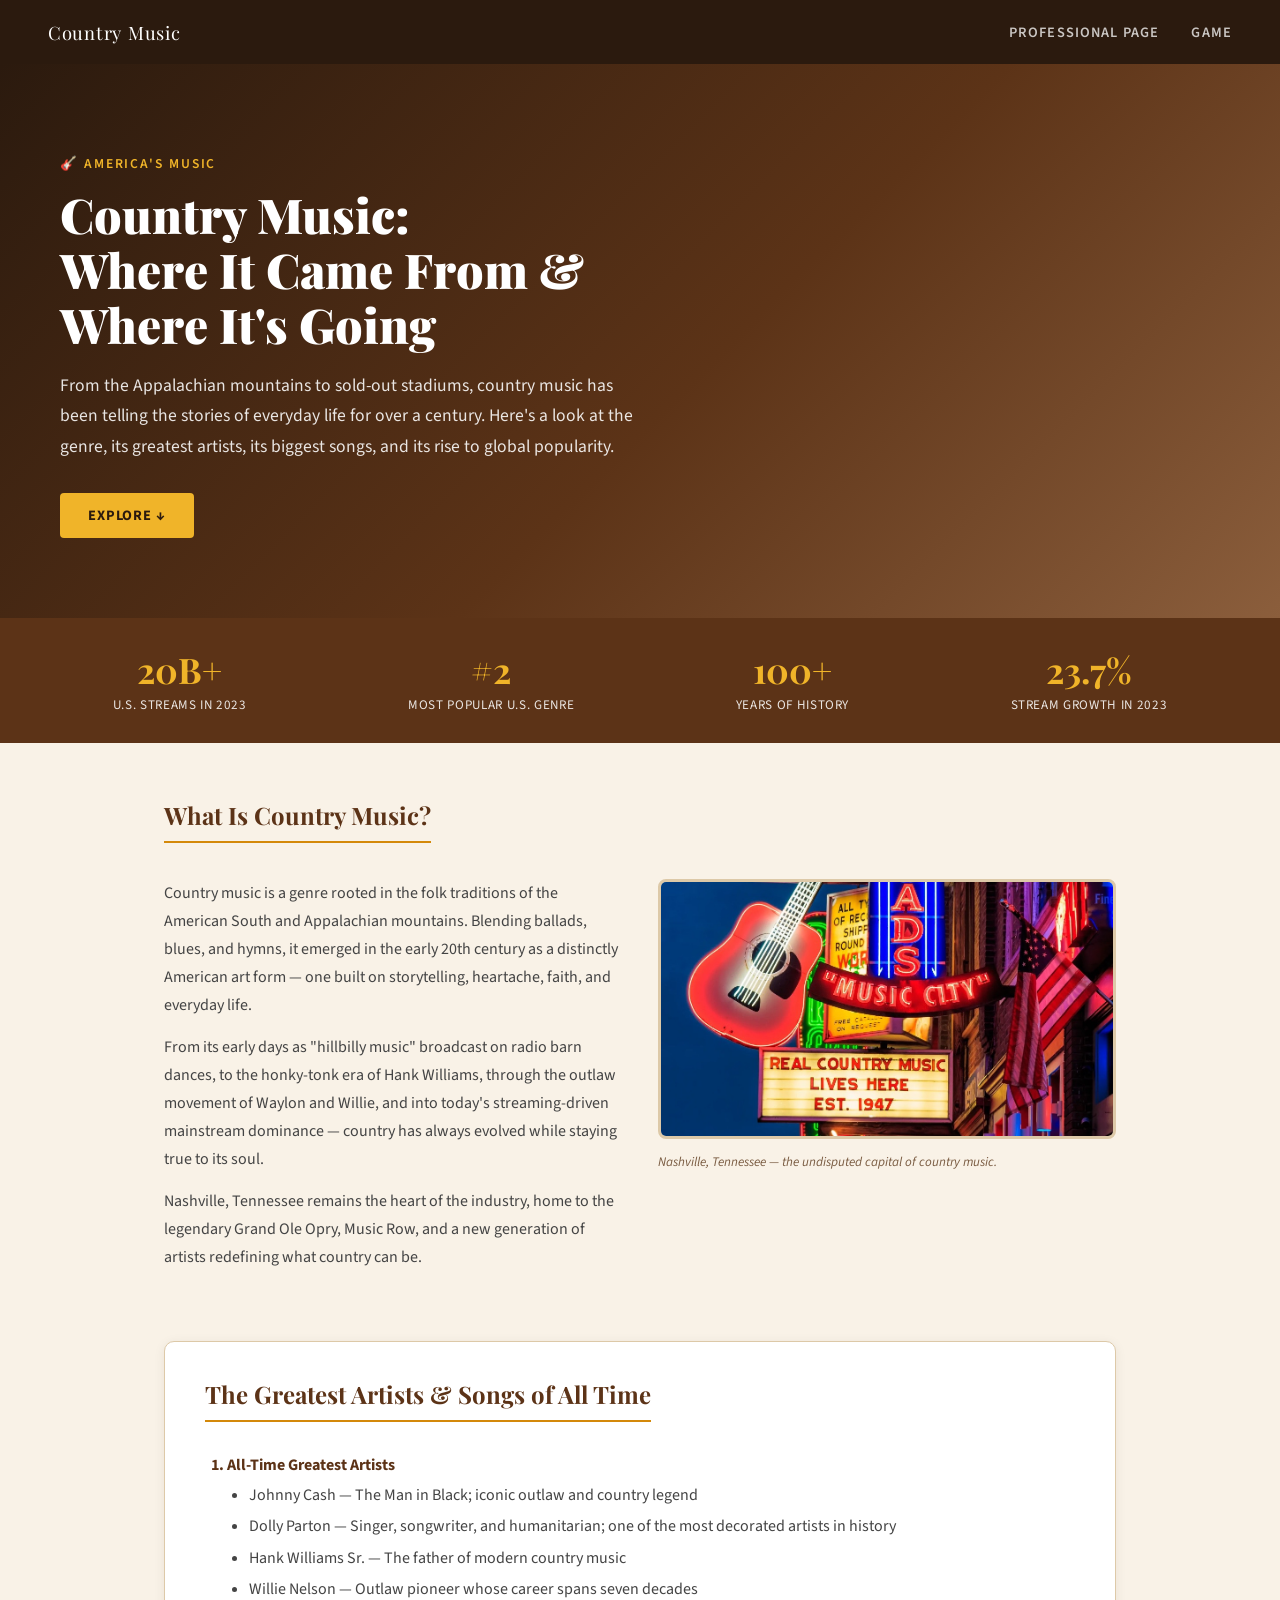
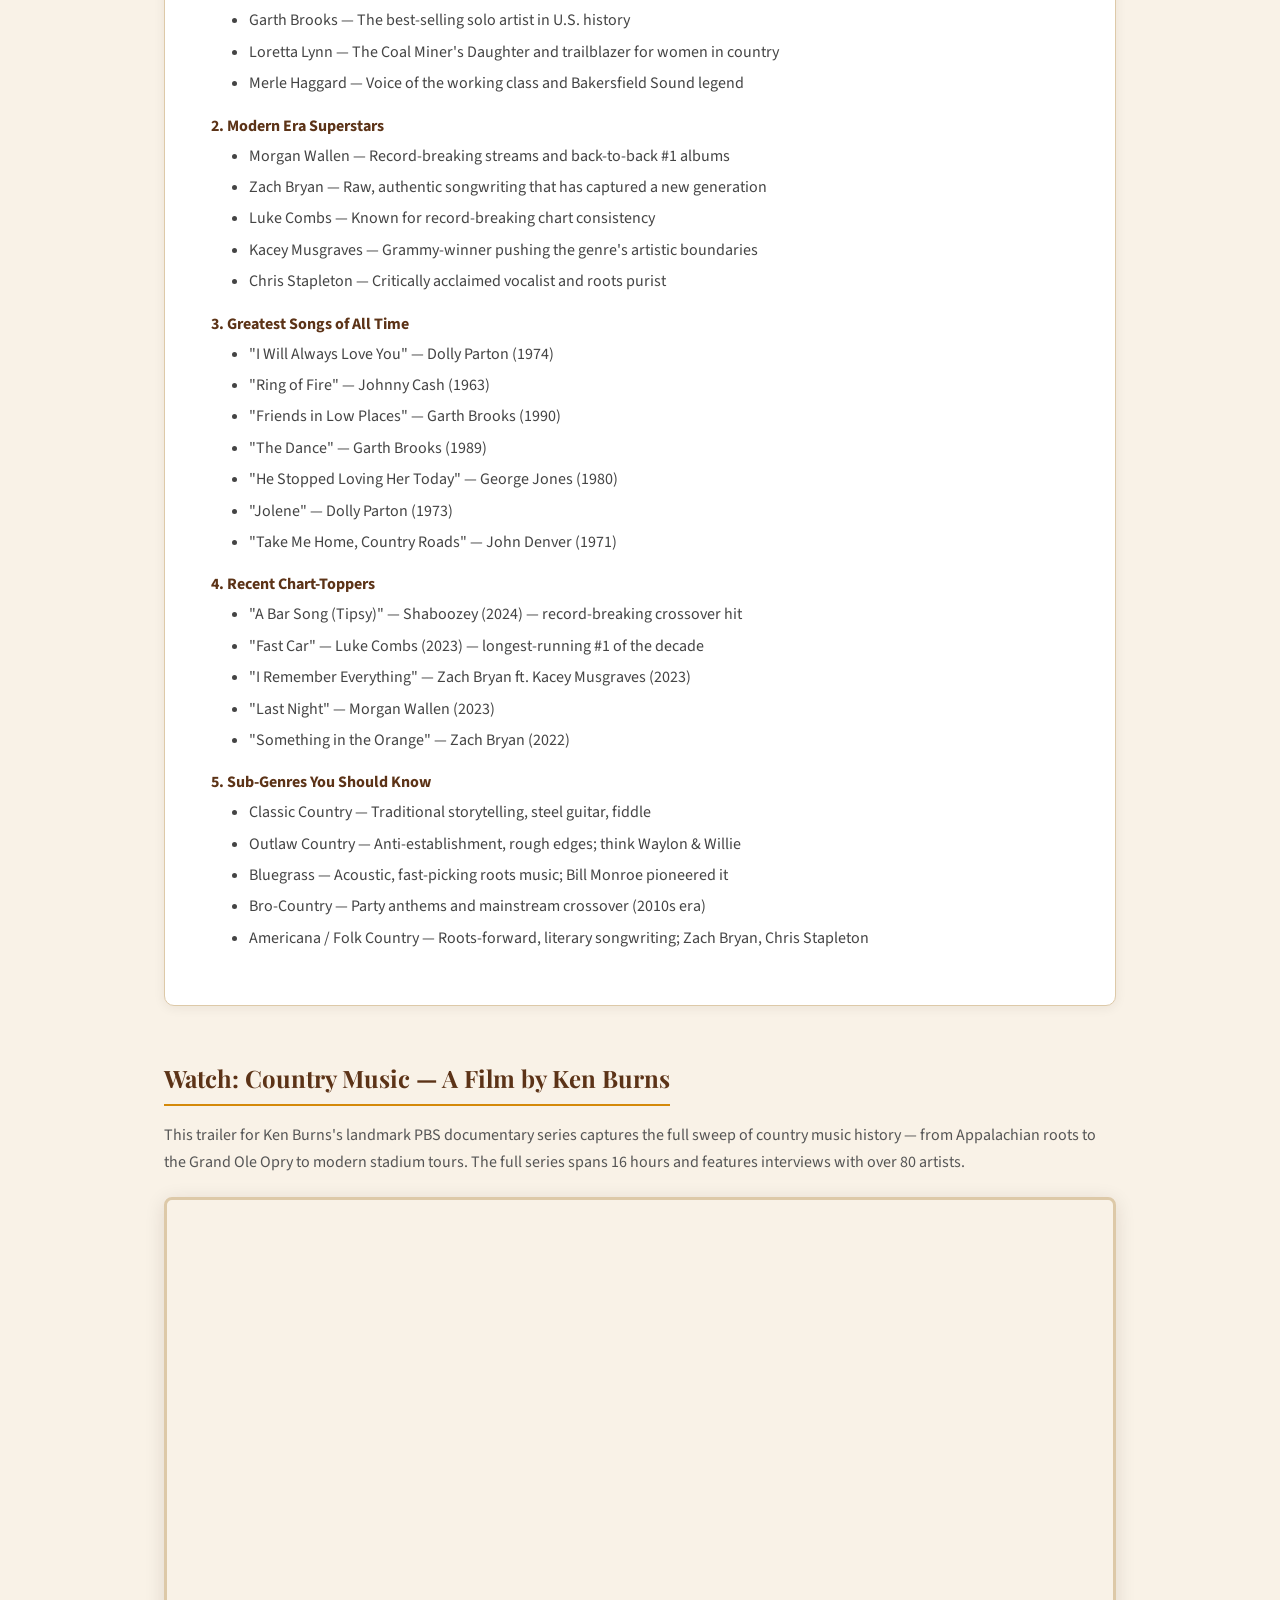
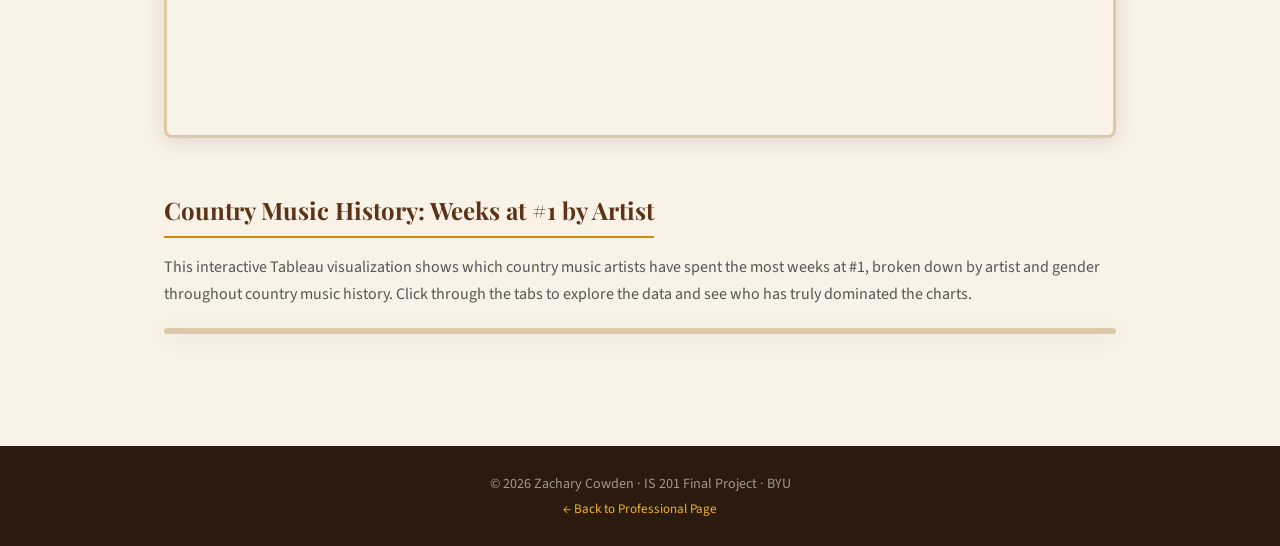
<file: index.html>
<!DOCTYPE html>
<html lang="en">
<head>
  <meta charset="UTF-8" />
  <meta name="viewport" content="width=device-width, initial-scale=1.0"/>
  <title>Country Music — America's Music</title>
  <link rel="stylesheet" href="interesting.css" />
</head>
<body>

  <!-- NAV -->
  <nav id="top-nav">
    <span class="nav-brand">Country Music</span>
    <ul>
      <li><a href="professional.html">Professional Page</a></li>
      <li><a href="game.html">Game</a></li>
    </ul>
  </nav>

  <!-- HERO -->
  <div id="hero">
    <div class="hero-label">🎸 America's Music</div>
    <h1>Country Music:<br/>Where It Came From &amp; Where It's Going</h1>
    <p class="hero-sub">
      From the Appalachian mountains to sold-out stadiums, country music has been
      telling the stories of everyday life for over a century. Here's a look at
      the genre, its greatest artists, its biggest songs, and its rise to global popularity.
    </p>
    <a href="#about" class="hero-btn">Explore ↓</a>
  </div>

  <!-- STAT STRIP -->
  <div id="stat-strip">
    <div class="stat-box">
      <span class="stat-number">20B+</span>
      <span class="stat-label">U.S. Streams in 2023</span>
    </div>
    <div class="stat-box">
      <span class="stat-number">#2</span>
      <span class="stat-label">Most Popular U.S. Genre</span>
    </div>
    <div class="stat-box">
      <span class="stat-number">100+</span>
      <span class="stat-label">Years of History</span>
    </div>
    <div class="stat-box">
      <span class="stat-number">23.7%</span>
      <span class="stat-label">Stream Growth in 2023</span>
    </div>
  </div>

  <!-- MAIN CONTENT -->
  <div id="main-content">

    <!-- ABOUT COUNTRY MUSIC -->
    <div id="about" class="section">
      <h2 class="section-title">What Is Country Music?</h2>
      <div class="two-col">
        <div class="text-col">
          <p>
            Country music is a genre rooted in the folk traditions of the American South
            and Appalachian mountains. Blending ballads, blues, and hymns, it emerged in
            the early 20th century as a distinctly American art form — one built on
            storytelling, heartache, faith, and everyday life.
          </p>
          <p>
            From its early days as "hillbilly music" broadcast on radio barn dances, to
            the honky-tonk era of Hank Williams, through the outlaw movement of Waylon
            and Willie, and into today's streaming-driven mainstream dominance — country
            has always evolved while staying true to its soul.
          </p>
          <p>
            Nashville, Tennessee remains the heart of the industry, home to the legendary
            Grand Ole Opry, Music Row, and a new generation of artists redefining what
            country can be.
          </p>
        </div>
        <div class="img-col">
          <img src="Image.jpg" alt="Nashville Music City Sign">
          <p class="img-caption">Nashville, Tennessee — the undisputed capital of country music.</p>
        </div>
      </div>
    </div>

    <!-- TOP ARTISTS & SONGS -->
    <div id="facts-section" class="section card">
      <h2 class="section-title">The Greatest Artists &amp; Songs of All Time</h2>
      <ol class="main-list">
        <li>All-Time Greatest Artists
          <ul class="sub-list">
            <li>Johnny Cash — The Man in Black; iconic outlaw and country legend</li>
            <li>Dolly Parton — Singer, songwriter, and humanitarian; one of the most decorated artists in history</li>
            <li>Hank Williams Sr. — The father of modern country music</li>
            <li>Willie Nelson — Outlaw pioneer whose career spans seven decades</li>
            <li>Garth Brooks — The best-selling solo artist in U.S. history</li>
            <li>Loretta Lynn — The Coal Miner's Daughter and trailblazer for women in country</li>
            <li>Merle Haggard — Voice of the working class and Bakersfield Sound legend</li>
          </ul>
        </li>
        <li>Modern Era Superstars
          <ul class="sub-list">
            <li>Morgan Wallen — Record-breaking streams and back-to-back #1 albums</li>
            <li>Zach Bryan — Raw, authentic songwriting that has captured a new generation</li>
            <li>Luke Combs — Known for record-breaking chart consistency</li>
            <li>Kacey Musgraves — Grammy-winner pushing the genre's artistic boundaries</li>
            <li>Chris Stapleton — Critically acclaimed vocalist and roots purist</li>
          </ul>
        </li>
        <li>Greatest Songs of All Time
          <ul class="sub-list">
            <li>"I Will Always Love You" — Dolly Parton (1974)</li>
            <li>"Ring of Fire" — Johnny Cash (1963)</li>
            <li>"Friends in Low Places" — Garth Brooks (1990)</li>
            <li>"The Dance" — Garth Brooks (1989)</li>
            <li>"He Stopped Loving Her Today" — George Jones (1980)</li>
            <li>"Jolene" — Dolly Parton (1973)</li>
            <li>"Take Me Home, Country Roads" — John Denver (1971)</li>
          </ul>
        </li>
        <li>Recent Chart-Toppers
          <ul class="sub-list">
            <li>"A Bar Song (Tipsy)" — Shaboozey (2024) — record-breaking crossover hit</li>
            <li>"Fast Car" — Luke Combs (2023) — longest-running #1 of the decade</li>
            <li>"I Remember Everything" — Zach Bryan ft. Kacey Musgraves (2023)</li>
            <li>"Last Night" — Morgan Wallen (2023)</li>
            <li>"Something in the Orange" — Zach Bryan (2022)</li>
          </ul>
        </li>
        <li>Sub-Genres You Should Know
          <ul class="sub-list">
            <li>Classic Country — Traditional storytelling, steel guitar, fiddle</li>
            <li>Outlaw Country — Anti-establishment, rough edges; think Waylon &amp; Willie</li>
            <li>Bluegrass — Acoustic, fast-picking roots music; Bill Monroe pioneered it</li>
            <li>Bro-Country — Party anthems and mainstream crossover (2010s era)</li>
            <li>Americana / Folk Country — Roots-forward, literary songwriting; Zach Bryan, Chris Stapleton</li>
          </ul>
        </li>
      </ol>
    </div>

    <!-- VIDEO -->
    <div id="video-section" class="section">
      <h2 class="section-title">Watch: Country Music — A Film by Ken Burns</h2>
      <p class="section-intro">
        This trailer for Ken Burns's landmark PBS documentary series captures the full sweep
        of country music history — from Appalachian roots to the Grand Ole Opry to modern
        stadium tours. The full series spans 16 hours and features interviews with over 80 artists.
      </p>
      <div class="video-wrapper">
        <iframe
          src="https://www.youtube.com/embed/5fZ_S_wlx0Q"
          title="Country Music — A Film by Ken Burns | Official Trailer | PBS"
          allowfullscreen>
        </iframe>
      </div>
    </div>

    <!-- TABLEAU -->
    <div id="tableau-section" class="section">
      <h2 class="section-title">Country Music History: Weeks at #1 by Artist</h2>
      <p class="section-intro">
        This interactive Tableau visualization shows which country music artists have spent
        the most weeks at #1, broken down by artist and gender throughout country music history.
        Click through the tabs to explore the data and see who has truly dominated the charts.
      </p>
      <div class="tableau-wrapper">
        <div class='tableauPlaceholder' id='viz1776479500790' style='position: relative'><noscript><a href='#'><img alt=' ' src='https://public.tableau.com/static/images/Co/CountryMusicHistory-Weeksat1byArtistandGender/CountryArtistsWeeksat1/1_rss.png' style='border: none' /></a></noscript><object class='tableauViz' style='display:none;'><param name='host_url' value='https%3A%2F%2Fpublic.tableau.com%2F' /><param name='embed_code_version' value='3' /><param name='site_root' value='' /><param name='name' value='CountryMusicHistory-Weeksat1byArtistandGender/CountryArtistsWeeksat1' /><param name='tabs' value='yes' /><param name='toolbar' value='no' /><param name='static_image' value='https://public.tableau.com/static/images/Co/CountryMusicHistory-Weeksat1byArtistandGender/CountryArtistsWeeksat1/1.png' /><param name='animate_transition' value='yes' /><param name='display_static_image' value='yes' /><param name='display_spinner' value='yes' /><param name='display_overlay' value='yes' /><param name='display_count' value='yes' /><param name='language' value='en-US' /></object></div>
        <script type='text/javascript'>
          var divElement = document.getElementById('viz1776479500790');
          var vizElement = divElement.getElementsByTagName('object')[0];
          if ( divElement.offsetWidth > 800 ) { vizElement.style.minWidth='1079px';vizElement.style.maxWidth='100%';vizElement.style.minHeight='872px';vizElement.style.maxHeight=(divElement.offsetWidth*0.75)+'px';} else if ( divElement.offsetWidth > 500 ) { vizElement.style.width='1079px';vizElement.style.height='872px';} else { vizElement.style.minWidth='1079px';vizElement.style.maxWidth='100%';vizElement.style.minHeight='872px';vizElement.style.maxHeight=(divElement.offsetWidth*1.77)+'px';}
          var scriptElement = document.createElement('script');
          scriptElement.src = 'https://public.tableau.com/javascripts/api/viz_v1.js';
          vizElement.parentNode.insertBefore(scriptElement, vizElement);
        </script>
      </div>
    </div>

  </div><!-- end #main-content -->

  <!-- FOOTER -->
  <footer id="page-footer">
    <p>© 2026 Zachary Cowden · IS 201 Final Project · BYU</p>
    <p style="margin-top:6px; font-size:0.82rem;"><a href="professional.html">← Back to Professional Page</a></p>
  </footer>

</body>
</html>
</file>
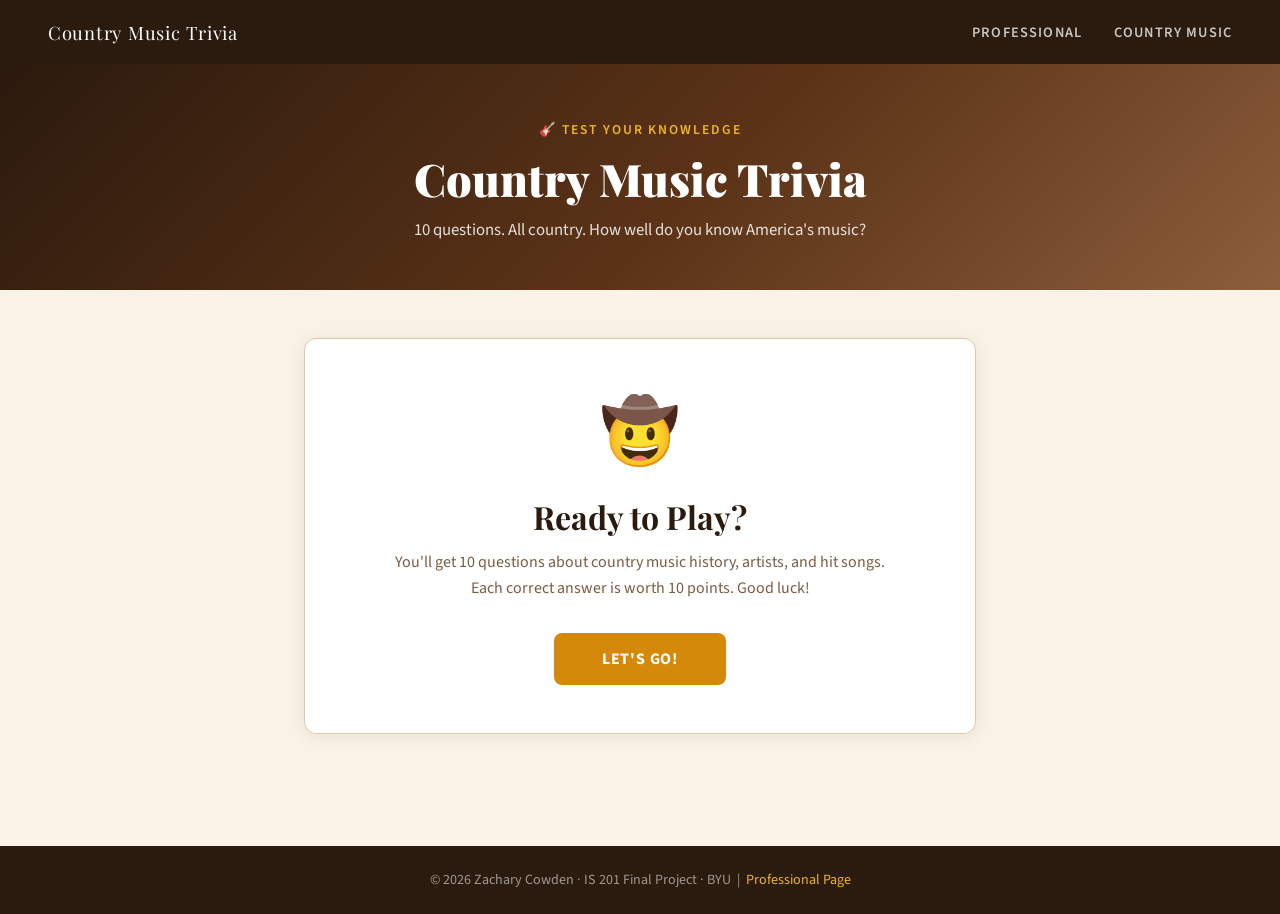
<file: game.html>
<!DOCTYPE html>
<html lang="en">
<head>
  <meta charset="UTF-8" />
  <meta name="viewport" content="width=device-width, initial-scale=1.0"/>
  <title>Country Music Trivia</title>
  <link href="https://fonts.googleapis.com/css2?family=Playfair+Display:wght@400;700;900&family=Source+Sans+3:wght@300;400;600&display=swap" rel="stylesheet"/>
  <style>
    :root {
      --brown-dark:  #2b1a0e;
      --brown-mid:   #5c3317;
      --brown-light: #8b5e3c;
      --amber:       #d4890a;
      --gold:        #f0b429;
      --cream:       #fdf6ec;
      --off-white:   #f9f2e7;
      --text:        #2b1a0e;
      --muted:       #7a5c42;
      --border:      #ddc9a8;
      --white:       #ffffff;
      --correct:     #2e7d32;
      --wrong:       #c62828;
      --correct-bg:  #e8f5e9;
      --wrong-bg:    #ffebee;
    }

    * { box-sizing: border-box; margin: 0; padding: 0; }

    body {
      font-family: 'Source Sans 3', sans-serif;
      background-color: var(--off-white);
      color: var(--text);
      min-height: 100vh;
    }

    /* NAV */
    nav {
      background-color: var(--brown-dark);
      display: flex;
      justify-content: space-between;
      align-items: center;
      padding: 0 48px;
      height: 64px;
    }
    .nav-brand {
      font-family: 'Playfair Display', serif;
      font-size: 1.15rem;
      color: var(--white);
      letter-spacing: 0.04em;
    }
    nav ul {
      list-style: none;
      display: flex;
      gap: 32px;
    }
    nav ul a {
      color: rgba(255,255,255,0.75);
      text-decoration: none;
      font-size: 0.9rem;
      font-weight: 600;
      letter-spacing: 0.08em;
      text-transform: uppercase;
      transition: color 0.2s;
    }
    nav ul a:hover { color: var(--gold); }

    /* HERO BANNER */
    .hero {
      background: linear-gradient(135deg, var(--brown-dark) 0%, var(--brown-mid) 55%, var(--brown-light) 100%);
      color: var(--white);
      text-align: center;
      padding: 56px 24px 48px;
    }
    .hero-label {
      font-size: 0.85rem;
      font-weight: 600;
      letter-spacing: 0.14em;
      text-transform: uppercase;
      color: var(--gold);
      margin-bottom: 10px;
    }
    .hero h1 {
      font-family: 'Playfair Display', serif;
      font-size: 2.8rem;
      font-weight: 900;
      margin-bottom: 10px;
    }
    .hero p {
      font-size: 1.05rem;
      color: rgba(255,255,255,0.85);
    }

    /* GAME WRAPPER */
    .game-wrapper {
      max-width: 720px;
      margin: 48px auto;
      padding: 0 24px 64px;
    }

    /* SCORE BAR */
    .score-bar {
      display: flex;
      justify-content: space-between;
      align-items: center;
      background: var(--white);
      border: 1px solid var(--border);
      border-radius: 10px;
      padding: 16px 24px;
      margin-bottom: 28px;
      box-shadow: 0 2px 10px rgba(43,26,14,0.07);
    }
    .score-item {
      text-align: center;
    }
    .score-item .score-val {
      font-family: 'Playfair Display', serif;
      font-size: 1.8rem;
      font-weight: 700;
      color: var(--amber);
      display: block;
    }
    .score-item .score-lbl {
      font-size: 0.8rem;
      text-transform: uppercase;
      letter-spacing: 0.07em;
      color: var(--muted);
    }

    /* PROGRESS BAR */
    .progress-wrap {
      background: var(--border);
      border-radius: 99px;
      height: 8px;
      margin-bottom: 28px;
      overflow: hidden;
    }
    .progress-fill {
      height: 100%;
      background: linear-gradient(90deg, var(--amber), var(--gold));
      border-radius: 99px;
      transition: width 0.4s ease;
    }

    /* QUESTION CARD */
    .question-card {
      background: var(--white);
      border: 1px solid var(--border);
      border-radius: 12px;
      padding: 36px 40px;
      box-shadow: 0 2px 16px rgba(43,26,14,0.08);
      margin-bottom: 20px;
    }
    .question-number {
      font-size: 0.82rem;
      font-weight: 600;
      letter-spacing: 0.1em;
      text-transform: uppercase;
      color: var(--amber);
      margin-bottom: 12px;
    }
    .question-text {
      font-family: 'Playfair Display', serif;
      font-size: 1.35rem;
      font-weight: 700;
      color: var(--brown-dark);
      line-height: 1.5;
      margin-bottom: 28px;
    }

    /* ANSWER BUTTONS */
    .answers {
      display: grid;
      grid-template-columns: 1fr 1fr;
      gap: 12px;
    }
    .answer-btn {
      background: var(--off-white);
      border: 2px solid var(--border);
      border-radius: 8px;
      padding: 14px 18px;
      font-family: 'Source Sans 3', sans-serif;
      font-size: 0.97rem;
      font-weight: 600;
      color: var(--brown-dark);
      cursor: pointer;
      text-align: left;
      transition: background 0.15s, border-color 0.15s, transform 0.1s;
      line-height: 1.4;
    }
    .answer-btn:hover:not(:disabled) {
      background: var(--cream);
      border-color: var(--amber);
      transform: translateY(-2px);
    }
    .answer-btn.correct {
      background: var(--correct-bg);
      border-color: var(--correct);
      color: var(--correct);
    }
    .answer-btn.wrong {
      background: var(--wrong-bg);
      border-color: var(--wrong);
      color: var(--wrong);
    }
    .answer-btn:disabled { cursor: default; transform: none; }

    /* FEEDBACK */
    .feedback {
      margin-top: 18px;
      padding: 14px 20px;
      border-radius: 8px;
      font-size: 0.97rem;
      font-weight: 600;
      display: none;
    }
    .feedback.correct {
      background: var(--correct-bg);
      color: var(--correct);
      border: 1px solid var(--correct);
      display: block;
    }
    .feedback.wrong {
      background: var(--wrong-bg);
      color: var(--wrong);
      border: 1px solid var(--wrong);
      display: block;
    }

    /* NEXT BUTTON */
    .btn-next {
      display: none;
      margin-top: 20px;
      width: 100%;
      background: var(--amber);
      color: var(--white);
      border: none;
      border-radius: 8px;
      padding: 15px;
      font-family: 'Source Sans 3', sans-serif;
      font-size: 1rem;
      font-weight: 700;
      letter-spacing: 0.05em;
      text-transform: uppercase;
      cursor: pointer;
      transition: background 0.2s;
    }
    .btn-next:hover { background: var(--brown-mid); }

    /* RESULTS SCREEN */
    .results-screen {
      display: none;
      background: var(--white);
      border: 1px solid var(--border);
      border-radius: 12px;
      padding: 48px 40px;
      text-align: center;
      box-shadow: 0 2px 16px rgba(43,26,14,0.08);
    }
    .results-screen .trophy { font-size: 4rem; margin-bottom: 16px; }
    .results-screen h2 {
      font-family: 'Playfair Display', serif;
      font-size: 2rem;
      color: var(--brown-dark);
      margin-bottom: 10px;
    }
    .results-screen .final-score {
      font-size: 3.5rem;
      font-family: 'Playfair Display', serif;
      font-weight: 900;
      color: var(--amber);
      margin: 16px 0;
    }
    .results-screen .result-msg {
      font-size: 1.05rem;
      color: var(--muted);
      margin-bottom: 32px;
      line-height: 1.6;
    }
    .btn-restart {
      background: var(--brown-mid);
      color: var(--white);
      border: none;
      border-radius: 8px;
      padding: 15px 40px;
      font-family: 'Source Sans 3', sans-serif;
      font-size: 1rem;
      font-weight: 700;
      letter-spacing: 0.05em;
      text-transform: uppercase;
      cursor: pointer;
      transition: background 0.2s;
    }
    .btn-restart:hover { background: var(--brown-dark); }

    /* START SCREEN */
    .start-screen {
      background: var(--white);
      border: 1px solid var(--border);
      border-radius: 12px;
      padding: 48px 40px;
      text-align: center;
      box-shadow: 0 2px 16px rgba(43,26,14,0.08);
    }
    .start-screen .guitar { font-size: 4rem; margin-bottom: 16px; }
    .start-screen h2 {
      font-family: 'Playfair Display', serif;
      font-size: 2rem;
      color: var(--brown-dark);
      margin-bottom: 12px;
    }
    .start-screen p {
      font-size: 1rem;
      color: var(--muted);
      margin-bottom: 32px;
      line-height: 1.6;
    }
    .btn-start {
      background: var(--amber);
      color: var(--white);
      border: none;
      border-radius: 8px;
      padding: 15px 48px;
      font-family: 'Source Sans 3', sans-serif;
      font-size: 1rem;
      font-weight: 700;
      letter-spacing: 0.05em;
      text-transform: uppercase;
      cursor: pointer;
      transition: background 0.2s;
    }
    .btn-start:hover { background: var(--brown-mid); }

    /* FOOTER */
    footer {
      background-color: var(--brown-dark);
      color: rgba(255,255,255,0.55);
      text-align: center;
      padding: 24px;
      font-size: 0.88rem;
    }
    footer a { color: var(--gold); text-decoration: none; }

    @media (max-width: 560px) {
      .answers { grid-template-columns: 1fr; }
      .hero h1 { font-size: 2rem; }
      nav { padding: 0 20px; }
      nav ul { gap: 16px; }
      .question-card { padding: 24px 20px; }
    }
  </style>
</head>
<body>

  <!-- NAV -->
  <nav>
    <span class="nav-brand">Country Music Trivia</span>
    <ul>
      <li><a href="professional.html">Professional</a></li>
      <li><a href="index.html">Country Music</a></li>
    </ul>
  </nav>

  <!-- HERO -->
  <div class="hero">
    <div class="hero-label">🎸 Test Your Knowledge</div>
    <h1>Country Music Trivia</h1>
    <p>10 questions. All country. How well do you know America's music?</p>
  </div>

  <!-- GAME -->
  <div class="game-wrapper">

    <!-- START SCREEN -->
    <div class="start-screen" id="startScreen">
      <div class="guitar">🤠</div>
      <h2>Ready to Play?</h2>
      <p>You'll get 10 questions about country music history, artists, and hit songs.<br/>
         Each correct answer is worth 10 points. Good luck!</p>
      <button class="btn-start" onclick="startGame()">Let's Go!</button>
    </div>

    <!-- SCORE BAR (hidden until game starts) -->
    <div class="score-bar" id="scoreBar" style="display:none;">
      <div class="score-item">
        <span class="score-val" id="scoreVal">0</span>
        <span class="score-lbl">Score</span>
      </div>
      <div class="score-item">
        <span class="score-val" id="questionNum">1</span>
        <span class="score-lbl">Question</span>
      </div>
      <div class="score-item">
        <span class="score-val" id="correctCount">0</span>
        <span class="score-lbl">Correct</span>
      </div>
      <div class="score-item">
        <span class="score-val" id="wrongCount">0</span>
        <span class="score-lbl">Wrong</span>
      </div>
    </div>

    <!-- PROGRESS BAR -->
    <div class="progress-wrap" id="progressWrap" style="display:none;">
      <div class="progress-fill" id="progressFill" style="width:0%"></div>
    </div>

    <!-- QUESTION CARD -->
    <div class="question-card" id="questionCard" style="display:none;">
      <div class="question-number" id="questionLabel">Question 1 of 10</div>
      <div class="question-text" id="questionText"></div>
      <div class="answers" id="answersGrid"></div>
      <div class="feedback" id="feedback"></div>
      <button class="btn-next" id="btnNext" onclick="nextQuestion()">Next Question →</button>
    </div>

    <!-- RESULTS SCREEN -->
    <div class="results-screen" id="resultsScreen">
      <div class="trophy" id="trophyEmoji">🏆</div>
      <h2 id="resultTitle">Game Over!</h2>
      <div class="final-score" id="finalScore">0/100</div>
      <p class="result-msg" id="resultMsg"></p>
      <button class="btn-restart" onclick="restartGame()">Play Again</button>
    </div>

  </div>

  <footer>
    <p>© 2026 Zachary Cowden · IS 201 Final Project · BYU &nbsp;|&nbsp; <a href="professional.html">Professional Page</a></p>
  </footer>

  <script>
    const questions = [
      {
        question: "Who is known as the 'Father of Country Music'?",
        answers: ["Hank Williams", "Jimmie Rodgers", "Johnny Cash", "Bill Monroe"],
        correct: 1,
        fact: "Jimmie Rodgers is widely recognized as the Father of Country Music, blending blues and folk in the 1920s."
      },
      {
        question: "Which city is considered the home of country music?",
        answers: ["Austin, Texas", "Memphis, Tennessee", "Nashville, Tennessee", "Atlanta, Georgia"],
        correct: 2,
        fact: "Nashville, Tennessee has been the heart of country music since the Grand Ole Opry launched in 1925."
      },
      {
        question: "Dolly Parton wrote 'I Will Always Love You' — but which pop star made it a global phenomenon?",
        answers: ["Mariah Carey", "Celine Dion", "Whitney Houston", "Madonna"],
        correct: 2,
        fact: "Whitney Houston's 1992 cover for 'The Bodyguard' became one of the best-selling singles of all time."
      },
      {
        question: "Morgan Wallen's 'Last Night' spent how many weeks at #1 on the Billboard Hot 100 in 2023?",
        answers: ["8 weeks", "12 weeks", "16 weeks", "20 weeks"],
        correct: 2,
        fact: "'Last Night' spent 16 weeks at #1, making Morgan Wallen the first country artist to top the Hot 100 since 1981."
      },
      {
        question: "Which country artist was nicknamed 'The Man in Black'?",
        answers: ["Waylon Jennings", "Willie Nelson", "Merle Haggard", "Johnny Cash"],
        correct: 3,
        fact: "Johnny Cash earned the nickname 'The Man in Black' and even wrote a song explaining his signature all-black outfits."
      },
      {
        question: "What legendary venue in Nashville has been broadcasting country music since 1925?",
        answers: ["The Ryman Auditorium", "Grand Ole Opry", "The Bluebird Cafe", "Bridgestone Arena"],
        correct: 1,
        fact: "The Grand Ole Opry is the longest-running radio show in U.S. history and the home stage of country music."
      },
      {
        question: "Garth Brooks holds a remarkable record. What is it?",
        answers: ["Most Grammy wins in country", "Best-selling solo artist in U.S. history", "First country artist on Spotify", "Most weeks at #1 on Hot Country Songs"],
        correct: 1,
        fact: "Garth Brooks is the best-selling solo artist in U.S. history, with over 170 million records sold worldwide."
      },
      {
        question: "Which of these songs is by Zach Bryan?",
        answers: ["Fast Car", "Strawberry Wine", "Something in the Orange", "Jolene"],
        correct: 2,
        fact: "'Something in the Orange' by Zach Bryan became a slow-burning viral hit with over 1 billion streams on Spotify."
      },
      {
        question: "Dolly Parton's 'Jolene' was released in what year?",
        answers: ["1969", "1971", "1973", "1977"],
        correct: 2,
        fact: "'Jolene' was released in 1973 and is considered one of the greatest country songs ever written."
      },
      {
        question: "Which country artist was the first to chart all 36 songs from a single album on the Billboard Hot 100 simultaneously?",
        answers: ["Luke Combs", "Chris Stapleton", "Morgan Wallen", "Blake Shelton"],
        correct: 2,
        fact: "Morgan Wallen made history in 2023 when all 36 tracks from 'One Thing at a Time' charted on the Hot 100 at once."
      }
    ];

    let current = 0;
    let score = 0;
    let correct = 0;
    let wrong = 0;
    let answered = false;

    function startGame() {
      document.getElementById('startScreen').style.display = 'none';
      document.getElementById('scoreBar').style.display = 'flex';
      document.getElementById('progressWrap').style.display = 'block';
      document.getElementById('questionCard').style.display = 'block';
      loadQuestion();
    }

    function loadQuestion() {
      answered = false;
      const q = questions[current];
      document.getElementById('questionLabel').textContent = `Question ${current + 1} of ${questions.length}`;
      document.getElementById('questionNum').textContent = current + 1;
      document.getElementById('questionText').textContent = q.question;
      document.getElementById('feedback').className = 'feedback';
      document.getElementById('feedback').textContent = '';
      document.getElementById('btnNext').style.display = 'none';

      // Progress bar
      document.getElementById('progressFill').style.width = `${(current / questions.length) * 100}%`;

      // Build answer buttons
      const grid = document.getElementById('answersGrid');
      grid.innerHTML = '';
      q.answers.forEach((ans, i) => {
        const btn = document.createElement('button');
        btn.className = 'answer-btn';
        btn.textContent = ans;
        btn.onclick = () => selectAnswer(i);
        grid.appendChild(btn);
      });
    }

    function selectAnswer(index) {
      if (answered) return;
      answered = true;

      const q = questions[current];
      const buttons = document.querySelectorAll('.answer-btn');
      const feedback = document.getElementById('feedback');

      buttons.forEach(btn => btn.disabled = true);
      buttons[q.correct].classList.add('correct');

      if (index === q.correct) {
        score += 10;
        correct++;
        feedback.textContent = `✅ Correct! ${q.fact}`;
        feedback.className = 'feedback correct';
      } else {
        wrong++;
        buttons[index].classList.add('wrong');
        feedback.textContent = `❌ Not quite! ${q.fact}`;
        feedback.className = 'feedback wrong';
      }

      document.getElementById('scoreVal').textContent = score;
      document.getElementById('correctCount').textContent = correct;
      document.getElementById('wrongCount').textContent = wrong;
      document.getElementById('btnNext').style.display = 'block';

      if (current === questions.length - 1) {
        document.getElementById('btnNext').textContent = 'See Results 🎉';
      }
    }

    function nextQuestion() {
      current++;
      if (current >= questions.length) {
        showResults();
      } else {
        loadQuestion();
      }
    }

    function showResults() {
      document.getElementById('scoreBar').style.display = 'none';
      document.getElementById('progressWrap').style.display = 'none';
      document.getElementById('questionCard').style.display = 'none';
      document.getElementById('progressFill').style.width = '100%';

      const results = document.getElementById('resultsScreen');
      results.style.display = 'block';
      document.getElementById('finalScore').textContent = `${score} / 100`;

      let emoji, title, msg;
      if (score === 100) {
        emoji = '🏆'; title = 'Perfect Score!';
        msg = "You're a true country music expert! Dolly and Garth would be proud.";
      } else if (score >= 80) {
        emoji = '🎸'; title = 'Country Legend!';
        msg = "Outstanding! You clearly know your country music inside and out.";
      } else if (score >= 60) {
        emoji = '🤠'; title = 'Solid Cowboy!';
        msg = "Good job! A few more spins of the classics and you'll be perfect.";
      } else if (score >= 40) {
        emoji = '🎵'; title = 'Getting There!';
        msg = "Not bad! Head over to the Country Music page to brush up and try again.";
      } else {
        emoji = '🪕'; title = 'Keep Listening!';
        msg = "Looks like it's time to dive into some country music history. You've got this!";
      }

      document.getElementById('trophyEmoji').textContent = emoji;
      document.getElementById('resultTitle').textContent = title;
      document.getElementById('resultMsg').textContent = msg;
    }

    function restartGame() {
      current = 0; score = 0; correct = 0; wrong = 0;
      document.getElementById('scoreVal').textContent = '0';
      document.getElementById('correctCount').textContent = '0';
      document.getElementById('wrongCount').textContent = '0';
      document.getElementById('resultsScreen').style.display = 'none';
      document.getElementById('scoreBar').style.display = 'flex';
      document.getElementById('progressWrap').style.display = 'block';
      document.getElementById('questionCard').style.display = 'block';
      document.getElementById('btnNext').textContent = 'Next Question →';
      loadQuestion();
    }
  </script>

</body>
</html>
</file>
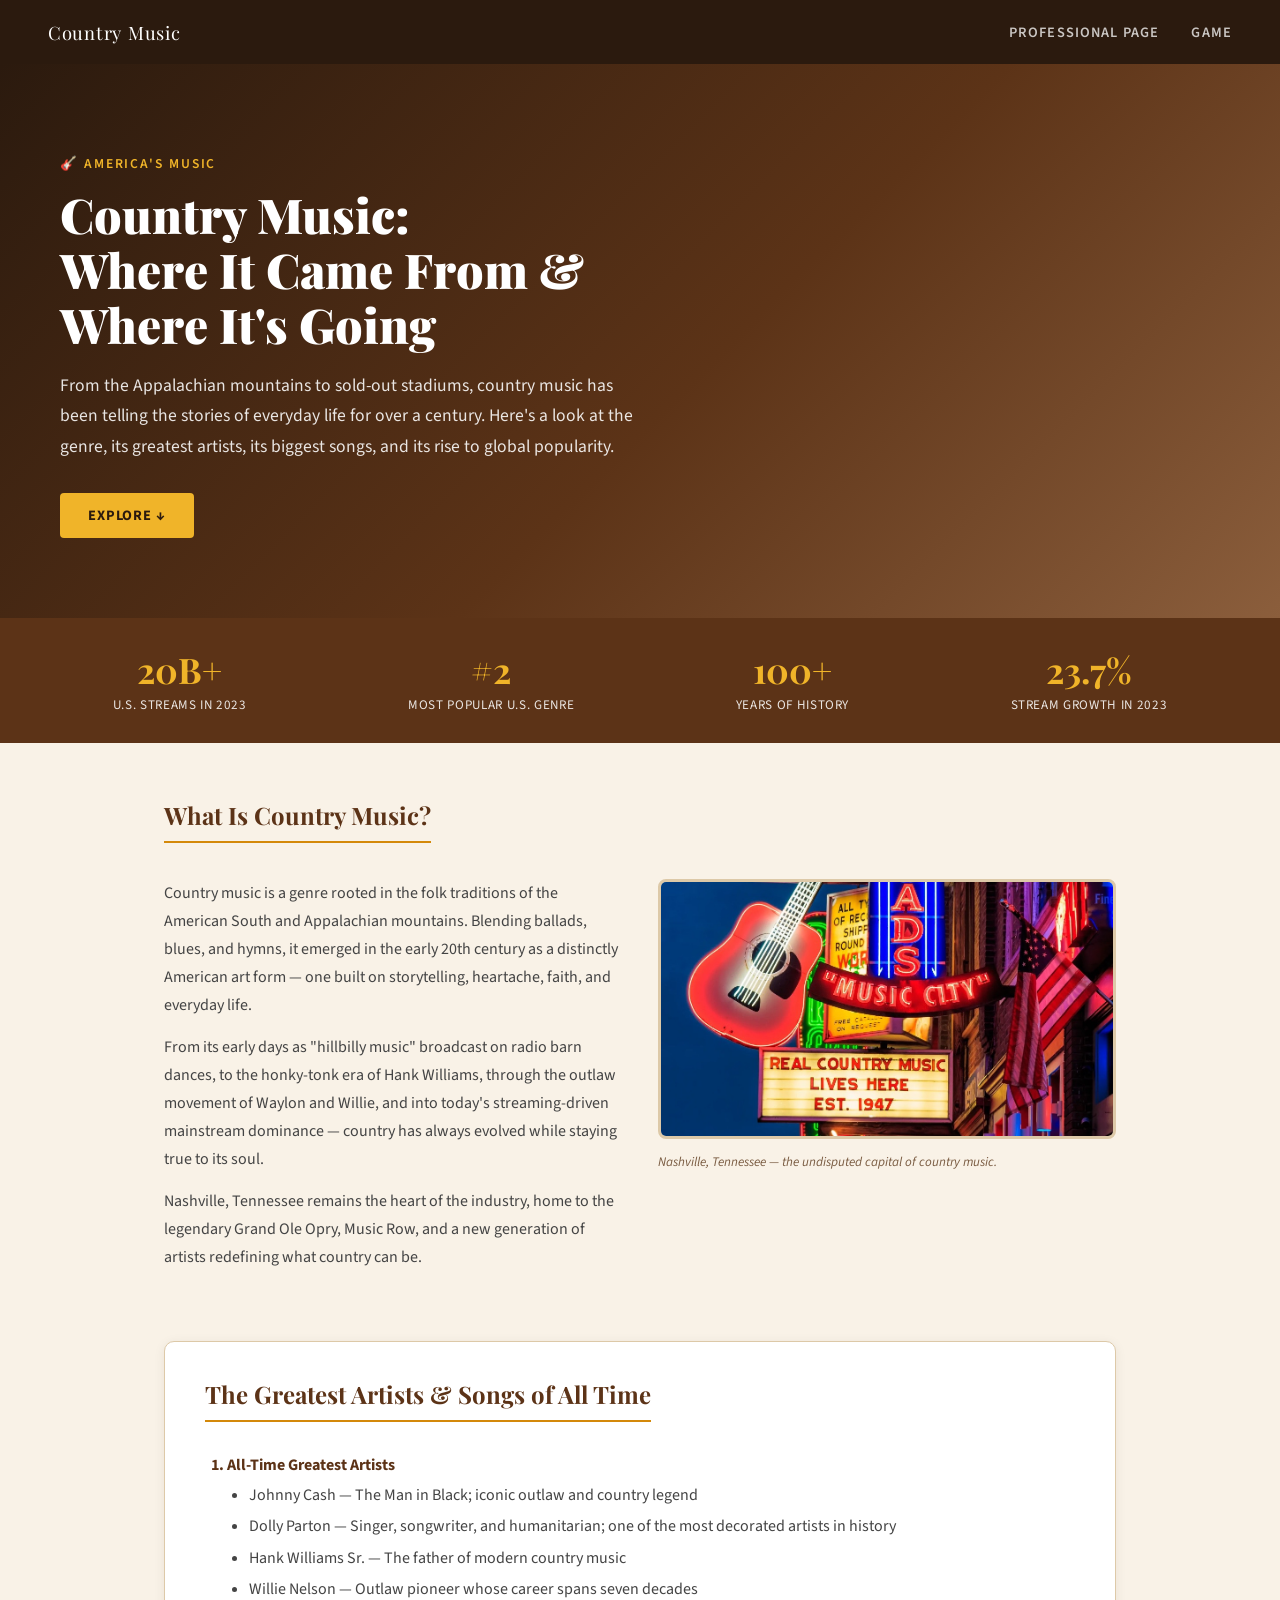
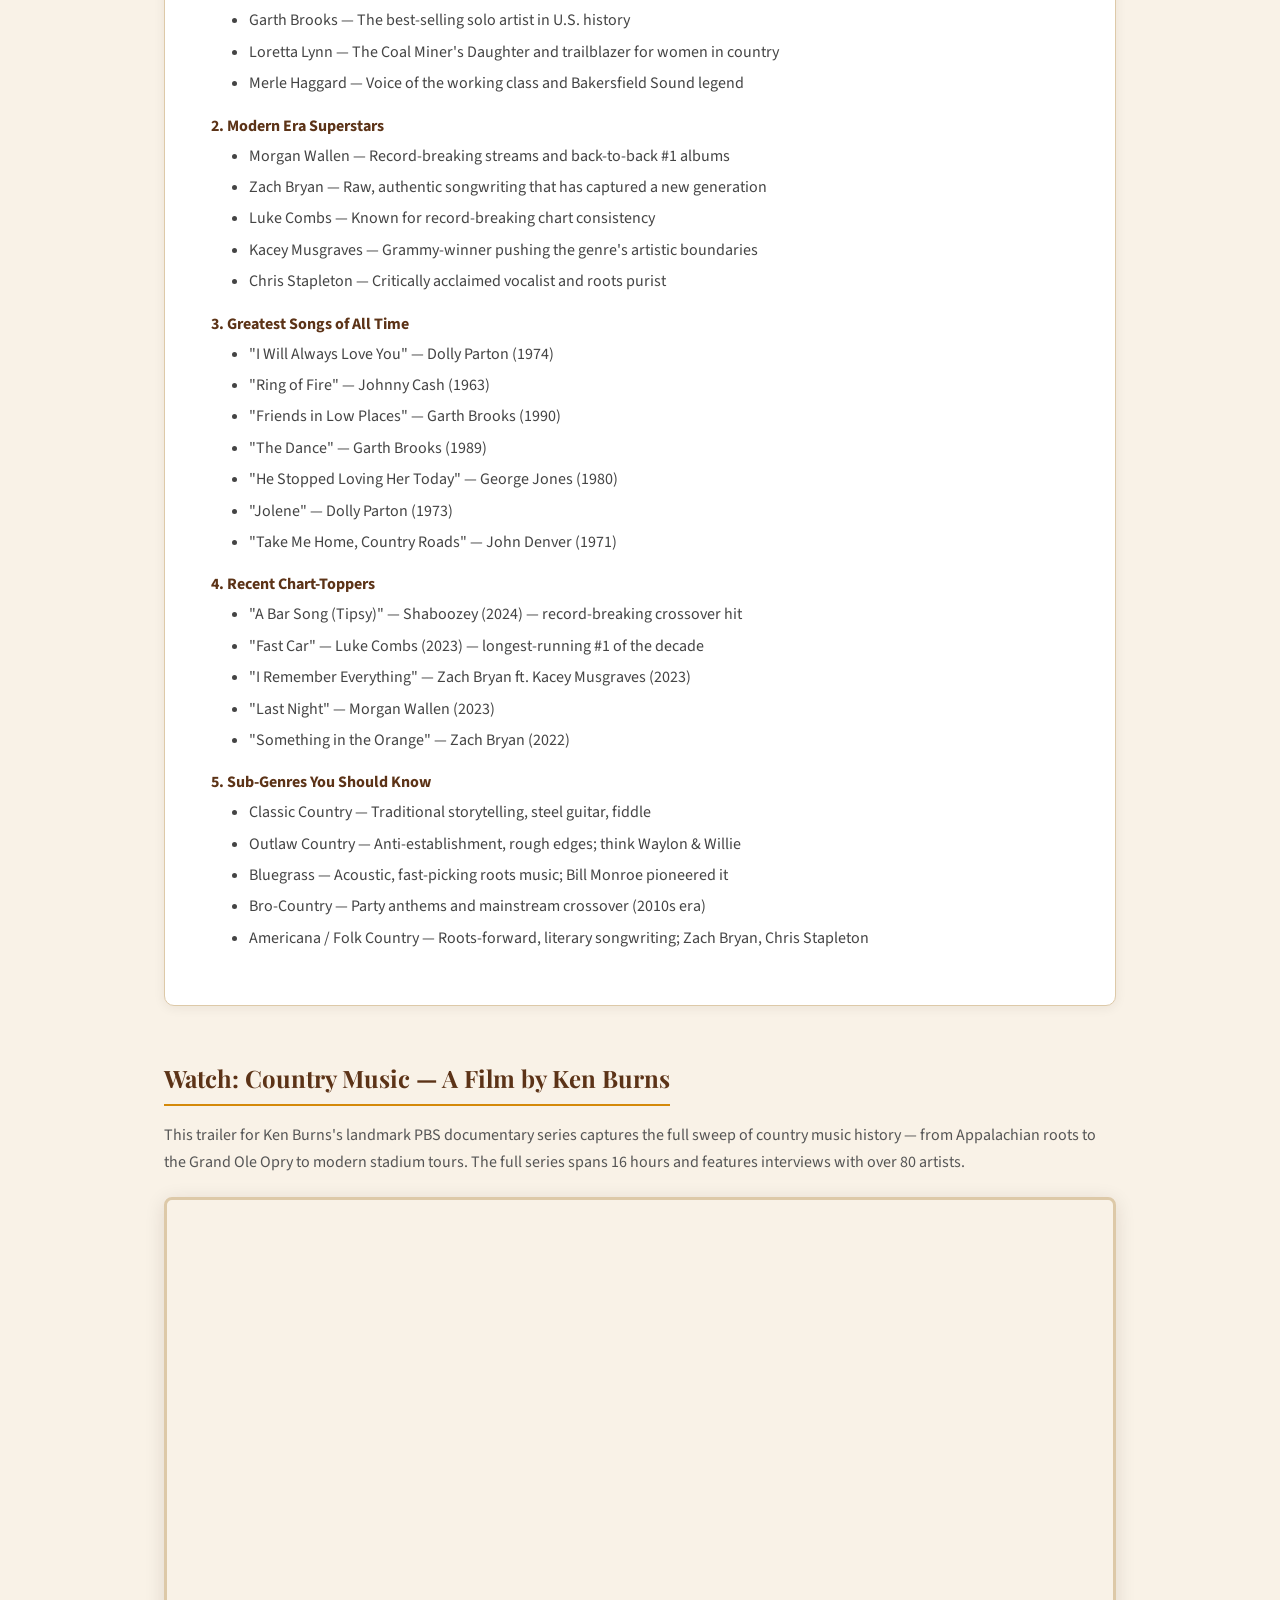
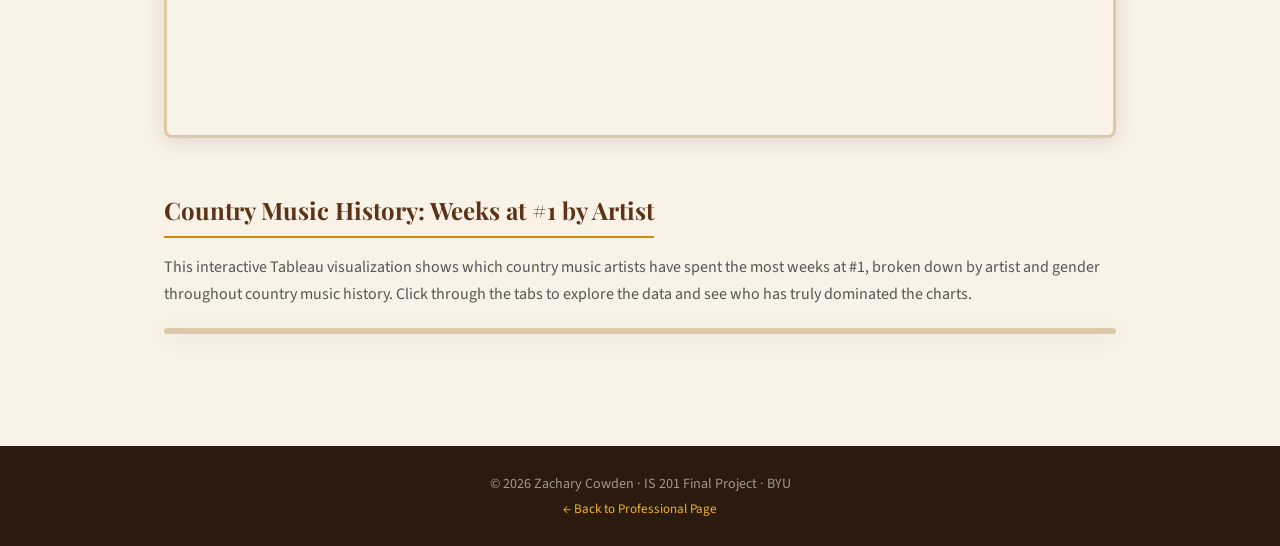
<file: interesting.html>
<!DOCTYPE html>
<html lang="en">
<head>
  <meta charset="UTF-8" />
  <meta name="viewport" content="width=device-width, initial-scale=1.0"/>
  <title>Country Music — America's Music</title>
  <link rel="stylesheet" href="interesting.css" />
</head>
<body>

  <!-- NAV -->
  <nav id="top-nav">
    <span class="nav-brand">Country Music</span>
    <ul>
      <li><a href="index.html">Professional Page</a></li>
      <li><a href="game.html">Game</a></li>
    </ul>
  </nav>

  <!-- HERO -->
  <div id="hero">
    <div class="hero-label">🎸 America's Music</div>
    <h1>Country Music:<br/>Where It Came From &amp; Where It's Going</h1>
    <p class="hero-sub">
      From the Appalachian mountains to sold-out stadiums, country music has been
      telling the stories of everyday life for over a century. Here's a look at
      the genre, its greatest artists, its biggest songs, and its rise to global popularity.
    </p>
    <a href="#about" class="hero-btn">Explore ↓</a>
  </div>

  <!-- STAT STRIP -->
  <div id="stat-strip">
    <div class="stat-box">
      <span class="stat-number">20B+</span>
      <span class="stat-label">U.S. Streams in 2023</span>
    </div>
    <div class="stat-box">
      <span class="stat-number">#2</span>
      <span class="stat-label">Most Popular U.S. Genre</span>
    </div>
    <div class="stat-box">
      <span class="stat-number">100+</span>
      <span class="stat-label">Years of History</span>
    </div>
    <div class="stat-box">
      <span class="stat-number">23.7%</span>
      <span class="stat-label">Stream Growth in 2023</span>
    </div>
  </div>

  <!-- MAIN CONTENT -->
  <div id="main-content">

    <!-- ABOUT COUNTRY MUSIC -->
    <div id="about" class="section">
      <h2 class="section-title">What Is Country Music?</h2>
      <div class="two-col">
        <div class="text-col">
          <p>
            Country music is a genre rooted in the folk traditions of the American South
            and Appalachian mountains. Blending ballads, blues, and hymns, it emerged in
            the early 20th century as a distinctly American art form — one built on
            storytelling, heartache, faith, and everyday life.
          </p>
          <p>
            From its early days as "hillbilly music" broadcast on radio barn dances, to
            the honky-tonk era of Hank Williams, through the outlaw movement of Waylon
            and Willie, and into today's streaming-driven mainstream dominance — country
            has always evolved while staying true to its soul.
          </p>
          <p>
            Nashville, Tennessee remains the heart of the industry, home to the legendary
            Grand Ole Opry, Music Row, and a new generation of artists redefining what
            country can be.
          </p>
        </div>
        <div class="img-col">
          <img src="Image.jpg" alt="Nashville Music City Sign">
          <p class="img-caption">Nashville, Tennessee — the undisputed capital of country music.</p>
        </div>
      </div>
    </div>

    <!-- TOP ARTISTS & SONGS -->
    <div id="facts-section" class="section card">
      <h2 class="section-title">The Greatest Artists &amp; Songs of All Time</h2>
      <ol class="main-list">
        <li>All-Time Greatest Artists
          <ul class="sub-list">
            <li>Johnny Cash — The Man in Black; iconic outlaw and country legend</li>
            <li>Dolly Parton — Singer, songwriter, and humanitarian; one of the most decorated artists in history</li>
            <li>Hank Williams Sr. — The father of modern country music</li>
            <li>Willie Nelson — Outlaw pioneer whose career spans seven decades</li>
            <li>Garth Brooks — The best-selling solo artist in U.S. history</li>
            <li>Loretta Lynn — The Coal Miner's Daughter and trailblazer for women in country</li>
            <li>Merle Haggard — Voice of the working class and Bakersfield Sound legend</li>
          </ul>
        </li>
        <li>Modern Era Superstars
          <ul class="sub-list">
            <li>Morgan Wallen — Record-breaking streams and back-to-back #1 albums</li>
            <li>Zach Bryan — Raw, authentic songwriting that has captured a new generation</li>
            <li>Luke Combs — Known for record-breaking chart consistency</li>
            <li>Kacey Musgraves — Grammy-winner pushing the genre's artistic boundaries</li>
            <li>Chris Stapleton — Critically acclaimed vocalist and roots purist</li>
          </ul>
        </li>
        <li>Greatest Songs of All Time
          <ul class="sub-list">
            <li>"I Will Always Love You" — Dolly Parton (1974)</li>
            <li>"Ring of Fire" — Johnny Cash (1963)</li>
            <li>"Friends in Low Places" — Garth Brooks (1990)</li>
            <li>"The Dance" — Garth Brooks (1989)</li>
            <li>"He Stopped Loving Her Today" — George Jones (1980)</li>
            <li>"Jolene" — Dolly Parton (1973)</li>
            <li>"Take Me Home, Country Roads" — John Denver (1971)</li>
          </ul>
        </li>
        <li>Recent Chart-Toppers
          <ul class="sub-list">
            <li>"A Bar Song (Tipsy)" — Shaboozey (2024) — record-breaking crossover hit</li>
            <li>"Fast Car" — Luke Combs (2023) — longest-running #1 of the decade</li>
            <li>"I Remember Everything" — Zach Bryan ft. Kacey Musgraves (2023)</li>
            <li>"Last Night" — Morgan Wallen (2023)</li>
            <li>"Something in the Orange" — Zach Bryan (2022)</li>
          </ul>
        </li>
        <li>Sub-Genres You Should Know
          <ul class="sub-list">
            <li>Classic Country — Traditional storytelling, steel guitar, fiddle</li>
            <li>Outlaw Country — Anti-establishment, rough edges; think Waylon &amp; Willie</li>
            <li>Bluegrass — Acoustic, fast-picking roots music; Bill Monroe pioneered it</li>
            <li>Bro-Country — Party anthems and mainstream crossover (2010s era)</li>
            <li>Americana / Folk Country — Roots-forward, literary songwriting; Zach Bryan, Chris Stapleton</li>
          </ul>
        </li>
      </ol>
    </div>

    <!-- VIDEO -->
    <div id="video-section" class="section">
      <h2 class="section-title">Watch: Country Music — A Film by Ken Burns</h2>
      <p class="section-intro">
        This trailer for Ken Burns's landmark PBS documentary series captures the full sweep
        of country music history — from Appalachian roots to the Grand Ole Opry to modern
        stadium tours. The full series spans 16 hours and features interviews with over 80 artists.
      </p>
      <div class="video-wrapper">
        <iframe
          src="https://www.youtube.com/embed/5fZ_S_wlx0Q"
          title="Country Music — A Film by Ken Burns | Official Trailer | PBS"
          allowfullscreen>
        </iframe>
      </div>
    </div>

    <!-- TABLEAU -->
    <div id="tableau-section" class="section">
      <h2 class="section-title">Country Music History: Weeks at #1 by Artist</h2>
      <p class="section-intro">
        This interactive Tableau visualization shows which country music artists have spent
        the most weeks at #1, broken down by artist and gender throughout country music history.
        Click through the tabs to explore the data and see who has truly dominated the charts.
      </p>
      <div class="tableau-wrapper">
        <div class='tableauPlaceholder' id='viz1776479500790' style='position: relative'><noscript><a href='#'><img alt=' ' src='https://public.tableau.com/static/images/Co/CountryMusicHistory-Weeksat1byArtistandGender/CountryArtistsWeeksat1/1_rss.png' style='border: none' /></a></noscript><object class='tableauViz' style='display:none;'><param name='host_url' value='https%3A%2F%2Fpublic.tableau.com%2F' /><param name='embed_code_version' value='3' /><param name='site_root' value='' /><param name='name' value='CountryMusicHistory-Weeksat1byArtistandGender/CountryArtistsWeeksat1' /><param name='tabs' value='yes' /><param name='toolbar' value='no' /><param name='static_image' value='https://public.tableau.com/static/images/Co/CountryMusicHistory-Weeksat1byArtistandGender/CountryArtistsWeeksat1/1.png' /><param name='animate_transition' value='yes' /><param name='display_static_image' value='yes' /><param name='display_spinner' value='yes' /><param name='display_overlay' value='yes' /><param name='display_count' value='yes' /><param name='language' value='en-US' /></object></div>
        <script type='text/javascript'>
          var divElement = document.getElementById('viz1776479500790');
          var vizElement = divElement.getElementsByTagName('object')[0];
          if ( divElement.offsetWidth > 800 ) { vizElement.style.minWidth='1079px';vizElement.style.maxWidth='100%';vizElement.style.minHeight='872px';vizElement.style.maxHeight=(divElement.offsetWidth*0.75)+'px';} else if ( divElement.offsetWidth > 500 ) { vizElement.style.width='1079px';vizElement.style.height='872px';} else { vizElement.style.minWidth='1079px';vizElement.style.maxWidth='100%';vizElement.style.minHeight='872px';vizElement.style.maxHeight=(divElement.offsetWidth*1.77)+'px';}
          var scriptElement = document.createElement('script');
          scriptElement.src = 'https://public.tableau.com/javascripts/api/viz_v1.js';
          vizElement.parentNode.insertBefore(scriptElement, vizElement);
        </script>
      </div>
    </div>

  </div><!-- end #main-content -->

  <!-- FOOTER -->
  <footer id="page-footer">
    <p>© 2026 Zachary Cowden · IS 201 Final Project · BYU</p>
    <p style="margin-top:6px; font-size:0.82rem;"><a href="index.html">← Back to Professional Page</a></p>
  </footer>

</body>
</html>
</file>
<file: interesting.css>
/* =============================================
   interesting.css
   Country Music Page — Zachary Cowden
   IS 201 Final Project
   ============================================= */

@import url('https://fonts.googleapis.com/css2?family=Playfair+Display:wght@400;700;900&family=Source+Sans+3:wght@300;400;600&display=swap');

/* --- Variables --- */
:root {
  --brown-dark:  #2b1a0e;
  --brown-mid:   #5c3317;
  --brown-light: #8b5e3c;
  --amber:       #d4890a;
  --gold:        #f0b429;
  --cream:       #fdf6ec;
  --off-white:   #f9f2e7;
  --text:        #2b1a0e;
  --muted:       #7a5c42;
  --border:      #ddc9a8;
  --white:       #ffffff;
}

/* --- Reset --- */
* { box-sizing: border-box; margin: 0; padding: 0; }

body {
  font-family: 'Source Sans 3', sans-serif;
  background-color: var(--off-white);
  color: var(--text);
}

/* --- NAV --- */
#top-nav {
  background-color: var(--brown-dark);
  display: flex;
  justify-content: space-between;
  align-items: center;
  padding: 0 48px;
  height: 64px;
  position: sticky;
  top: 0;
  z-index: 100;
}

.nav-brand {
  font-family: 'Playfair Display', serif;
  font-size: 1.15rem;
  color: var(--white);
  letter-spacing: 0.04em;
}

#top-nav ul {
  list-style: none;
  display: flex;
  gap: 32px;
}

#top-nav ul a {
  color: rgba(255,255,255,0.75);
  text-decoration: none;
  font-size: 0.9rem;
  font-weight: 600;
  letter-spacing: 0.08em;
  text-transform: uppercase;
  transition: color 0.2s;
}

#top-nav ul a:hover {
  color: var(--gold);
}

/* --- HERO --- */
#hero {
  background: linear-gradient(135deg, var(--brown-dark) 0%, var(--brown-mid) 55%, var(--brown-light) 100%);
  color: var(--white);
  padding: 90px 60px 80px;
  position: relative;
  overflow: hidden;
}

.hero-label {
  font-size: 0.85rem;
  font-weight: 600;
  letter-spacing: 0.14em;
  text-transform: uppercase;
  color: var(--gold);
  margin-bottom: 14px;
}

#hero h1 {
  font-family: 'Playfair Display', serif;
  font-size: 3rem;
  font-weight: 900;
  line-height: 1.15;
  margin-bottom: 18px;
  max-width: 680px;
}

.hero-sub {
  font-size: 1.1rem;
  line-height: 1.75;
  color: rgba(255,255,255,0.88);
  max-width: 580px;
  margin-bottom: 30px;
}

.hero-btn {
  display: inline-block;
  background: var(--gold);
  color: var(--brown-dark);
  font-weight: 700;
  font-size: 0.9rem;
  letter-spacing: 0.06em;
  text-transform: uppercase;
  padding: 12px 28px;
  border-radius: 4px;
  text-decoration: none;
  transition: background 0.2s;
}

.hero-btn:hover {
  background: var(--amber);
  color: var(--white);
}

/* --- STAT STRIP --- */
#stat-strip {
  background-color: var(--brown-mid);
  display: flex;
  justify-content: space-around;
  flex-wrap: wrap;
  gap: 16px;
  padding: 28px 40px;
}

.stat-box {
  text-align: center;
  color: var(--white);
}

.stat-number {
  display: block;
  font-family: 'Playfair Display', serif;
  font-size: 2.2rem;
  font-weight: 700;
  color: var(--gold);
}

.stat-label {
  font-size: 0.82rem;
  opacity: 0.88;
  text-transform: uppercase;
  letter-spacing: 0.05em;
}

/* --- MAIN LAYOUT --- */
#main-content {
  max-width: 1000px;
  margin: 0 auto;
  padding: 56px 24px;
}

/* --- SECTIONS --- */
.section {
  margin-bottom: 56px;
}

.section-title {
  font-family: 'Playfair Display', serif;
  font-size: 1.5rem;
  color: var(--brown-mid);
  margin-bottom: 16px;
  padding-bottom: 10px;
  border-bottom: 2px solid var(--amber);
  display: inline-block;
}

.section-intro {
  font-size: 1rem;
  color: #555;
  margin-bottom: 20px;
  line-height: 1.7;
}

/* --- CARD --- */
.card {
  background: var(--white);
  border: 1px solid var(--border);
  border-radius: 10px;
  padding: 36px 40px;
  box-shadow: 0 2px 12px rgba(43,26,14,0.07);
}

/* --- TWO COLUMN --- */
.two-col {
  display: grid;
  grid-template-columns: 1fr 1fr;
  gap: 36px;
  margin-top: 20px;
  align-items: start;
}

.text-col p {
  font-size: 1rem;
  color: #444;
  line-height: 1.75;
  margin-bottom: 14px;
}

/* --- IMAGE --- */
.img-col img {
  width: 100%;
  border-radius: 8px;
  object-fit: cover;
  max-height: 290px;
  border: 3px solid var(--border);
}

.img-caption {
  font-size: 0.82rem;
  color: var(--muted);
  margin-top: 8px;
  line-height: 1.5;
  font-style: italic;
}

/* --- LISTS --- */
ol.main-list {
  padding-left: 22px;
  font-size: 1rem;
  color: #333;
  margin-top: 16px;
}

ol.main-list > li {
  margin-bottom: 18px;
  font-weight: 700;
  color: var(--brown-mid);
}

ul.sub-list {
  list-style: disc;
  padding-left: 22px;
  margin-top: 6px;
}

ul.sub-list li {
  font-weight: 400;
  color: #444;
  margin-bottom: 5px;
  line-height: 1.65;
}

/* --- VIDEO --- */
.video-wrapper {
  position: relative;
  padding-bottom: 56.25%;
  height: 0;
  overflow: hidden;
  border-radius: 8px;
  border: 3px solid var(--border);
  box-shadow: 0 4px 20px rgba(43,26,14,0.12);
}

.video-wrapper iframe {
  position: absolute;
  top: 0; left: 0;
  width: 100%;
  height: 100%;
  border: none;
}

/* --- TABLEAU --- */
.tableau-wrapper {
  border-radius: 8px;
  overflow: hidden;
  border: 3px solid var(--border);
  box-shadow: 0 4px 20px rgba(43,26,14,0.1);
}

/* --- ANCHOR --- */
#about {
  scroll-margin-top: 80px;
}

/* --- FOOTER --- */
#page-footer {
  background-color: var(--brown-dark);
  color: rgba(255,255,255,0.55);
  text-align: center;
  padding: 28px 24px;
  font-size: 0.88rem;
}

#page-footer a {
  color: var(--gold);
  text-decoration: none;
}

/* --- RESPONSIVE --- */
@media (max-width: 720px) {
  #hero { padding: 56px 24px 48px; }
  #hero h1 { font-size: 2rem; }
  .two-col { grid-template-columns: 1fr; }
  #top-nav { padding: 0 20px; }
  #top-nav ul { gap: 16px; }
}
</file>
